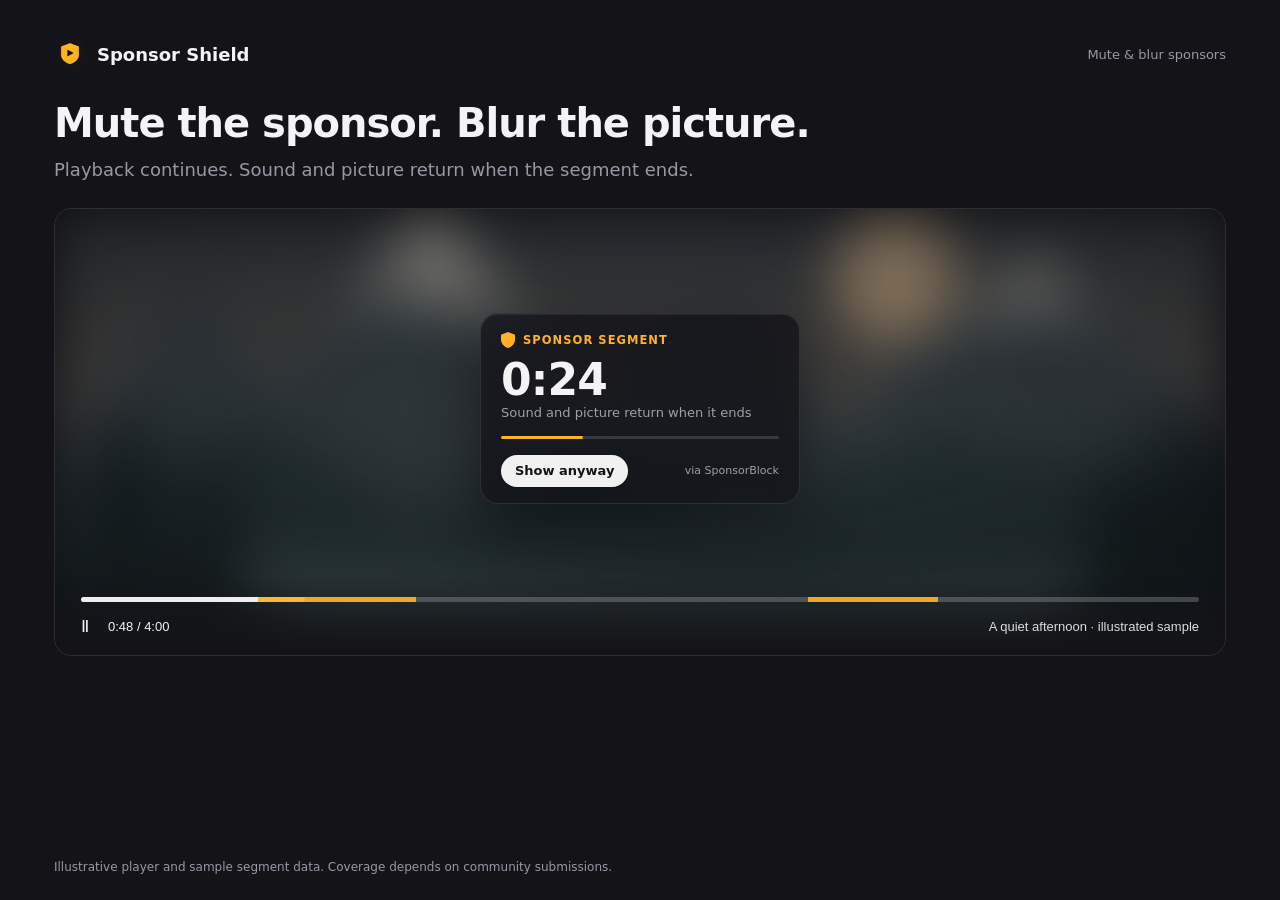
<file: store/compose/index.html>
<!doctype html><html lang="en"><head><meta charset="utf-8"><meta name="viewport" content="width=device-width,initial-scale=1"><title>Sponsor Shield store compositions</title><link rel="icon" href="data:,"><link rel="stylesheet" href="compose.css"><script src="compose.js" defer></script></head>
<body><main id="composition"><header><img src="../../icons/shield-48.png" width="32" height="32" alt=""><span>Sponsor Shield</span><span class="edition">Mute &amp; blur sponsors</span></header><section id="content"></section><footer>Illustrative player and sample segment data. Coverage depends on community submissions.</footer></main></body></html>
</file>
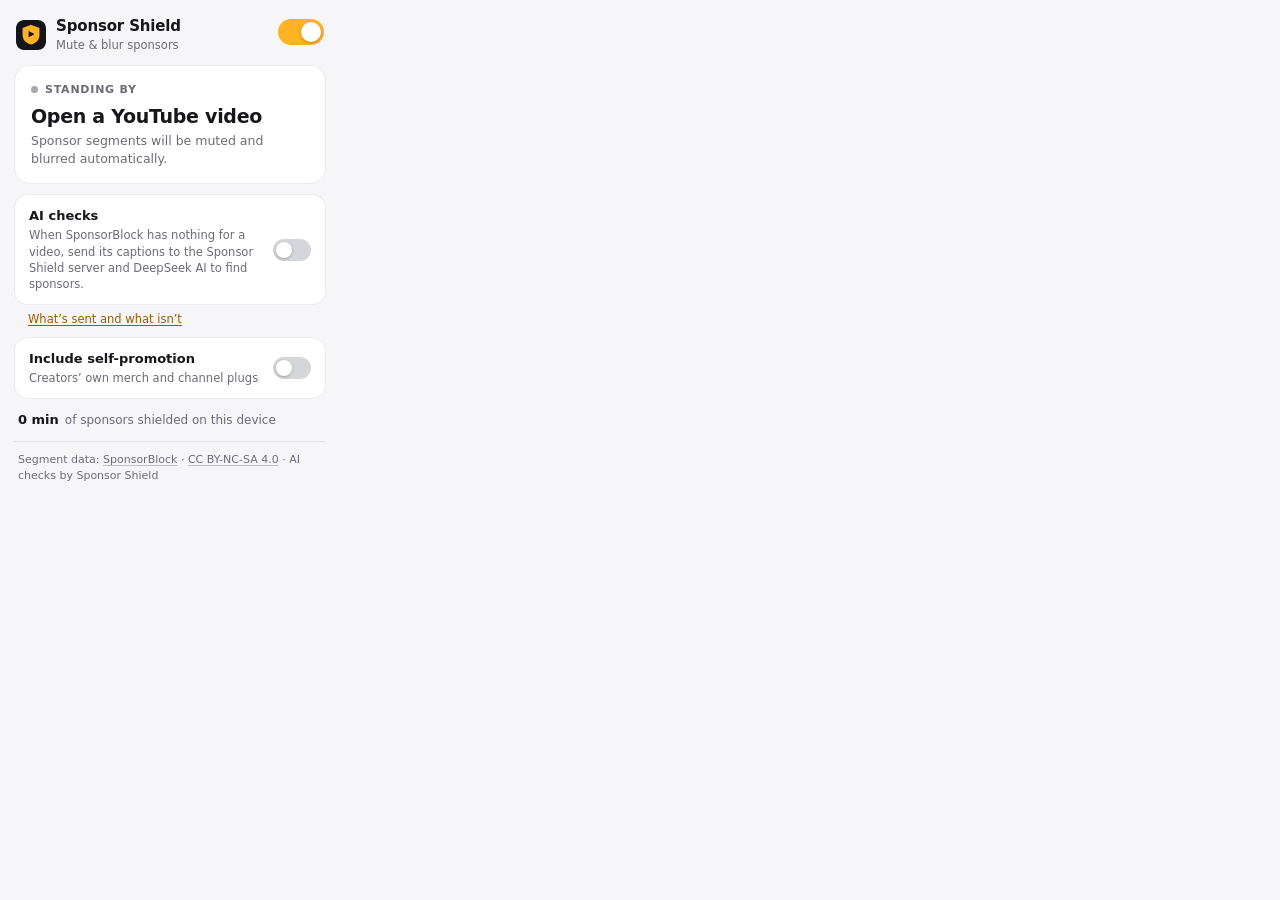
<file: popup.html>
<!doctype html>
<html lang="en">
<head>
  <meta charset="utf-8">
  <meta name="viewport" content="width=device-width, initial-scale=1">
  <title>Sponsor Shield</title>
  <link rel="stylesheet" href="popup.css">
  <script src="popup.js" defer></script>
</head>
<body>
  <header>
    <img src="icons/shield-48.png" width="30" height="30" alt="">
    <div class="brand"><h1>Sponsor Shield</h1><p>Mute &amp; blur sponsors</p></div>
    <label class="master" title="Turn the shield on or off">
      <span class="sr-only">Shield sponsor segments</span>
      <input id="enabled" type="checkbox" role="switch" checked>
    </label>
  </header>

  <section class="hero" id="hero" data-state="idle" aria-live="polite">
    <p class="kicker"><span class="dot" aria-hidden="true"></span><span id="kicker">Standing by</span></p>
    <p class="headline" id="headline">Open a YouTube video</p>
    <p class="sub" id="sub">Sponsor segments will be muted and blurred automatically.</p>
    <div class="timeline" id="timeline" hidden>
      <div class="track" id="track" aria-hidden="true"><span class="head" id="playhead"></span></div>
      <div class="times"><span id="time-now">0:00</span><span id="time-total">0:00</span></div>
    </div>
    <button id="retry" class="retry" type="button" hidden>Try again</button>
  </section>

  <label class="row">
    <span><strong>AI checks</strong><small>When SponsorBlock has nothing for a video, send its captions to the Sponsor Shield server and DeepSeek AI to find sponsors.</small></span>
    <input id="aiChecks" type="checkbox" role="switch">
  </label>
  <p class="row-note"><a href="welcome.html" target="_blank" rel="noopener">What’s sent and what isn’t</a></p>

  <label class="row">
    <span><strong>Include self-promotion</strong><small>Creators’ own merch and channel plugs</small></span>
    <input id="includeSelfpromo" type="checkbox" role="switch">
  </label>

  <div class="stat">
    <span class="stat-value" id="stat">0 min</span>
    <span class="stat-label">of sponsors shielded on this device</span>
  </div>

  <p id="save-error" class="error" role="alert" hidden></p>

  <footer>Segment data: <a href="https://sponsor.ajay.app" target="_blank" rel="noopener noreferrer">SponsorBlock</a> · <a href="https://creativecommons.org/licenses/by-nc-sa/4.0/" target="_blank" rel="noopener noreferrer">CC BY-NC-SA 4.0</a> · AI checks by Sponsor Shield</footer>
</body>
</html>
</file>
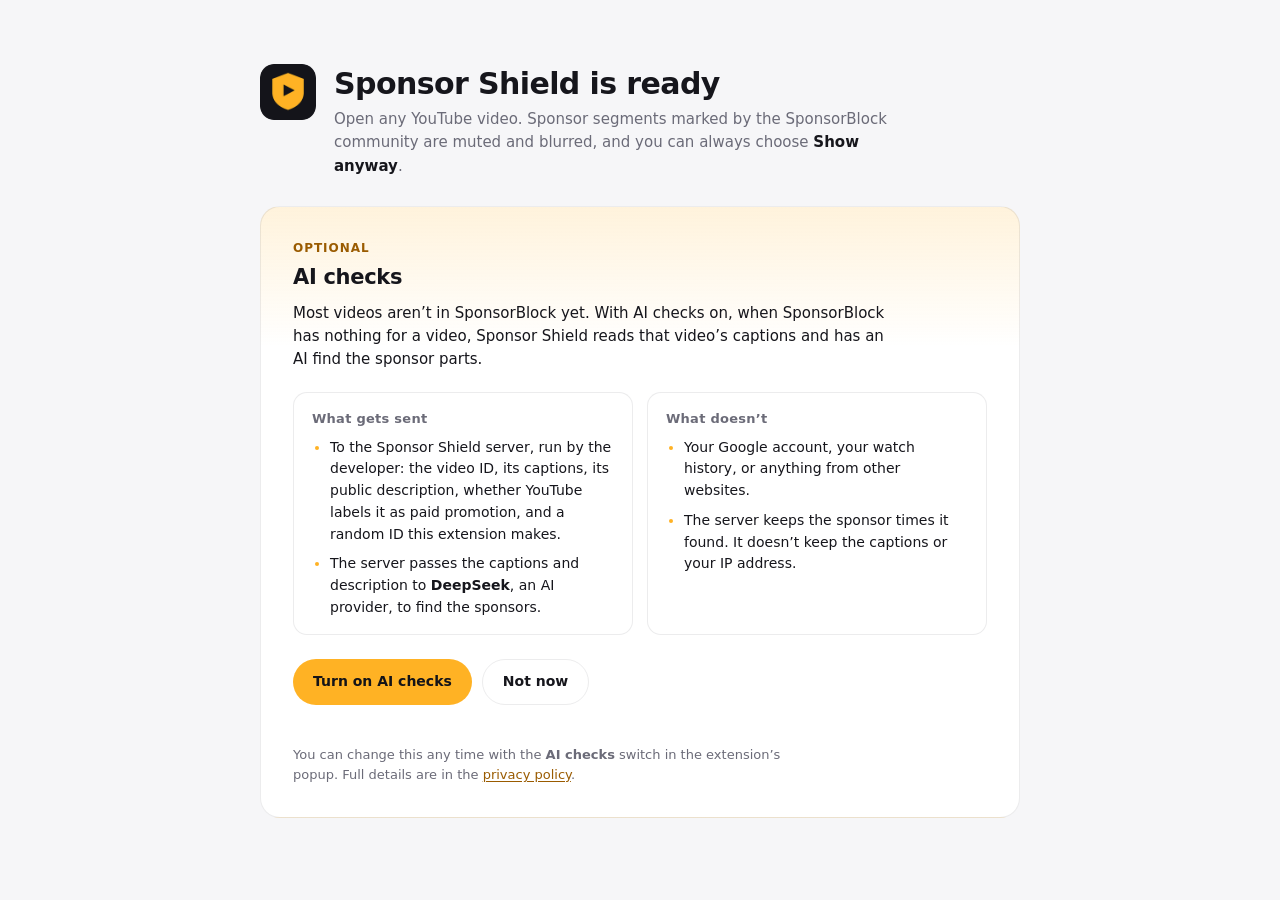
<file: welcome.html>
<!doctype html>
<html lang="en">
<head>
  <meta charset="utf-8">
  <meta name="viewport" content="width=device-width, initial-scale=1">
  <title>Welcome to Sponsor Shield</title>
  <link rel="icon" href="icons/shield-32.png">
  <link rel="stylesheet" href="welcome.css">
  <script src="welcome.js" defer></script>
</head>
<body>
  <main>
    <header>
      <img src="icons/shield-128.png" width="56" height="56" alt="">
      <div>
        <h1>Sponsor Shield is ready</h1>
        <p class="lead">Open any YouTube video. Sponsor segments marked by the SponsorBlock community are muted and blurred, and you can always choose <strong>Show anyway</strong>.</p>
      </div>
    </header>

    <section class="card" aria-labelledby="ai-title">
      <p class="tag">Optional</p>
      <h2 id="ai-title">AI checks</h2>
      <p>Most videos aren’t in SponsorBlock yet. With AI checks on, when SponsorBlock has nothing for a video, Sponsor Shield reads that video’s captions and has an AI find the sponsor parts.</p>

      <div class="columns">
        <div>
          <h3>What gets sent</h3>
          <ul>
            <li>To the Sponsor Shield server, run by the developer: the video ID, its captions, its public description, whether YouTube labels it as paid promotion, and a random ID this extension makes.</li>
            <li>The server passes the captions and description to <strong>DeepSeek</strong>, an AI provider, to find the sponsors.</li>
          </ul>
        </div>
        <div>
          <h3>What doesn’t</h3>
          <ul>
            <li>Your Google account, your watch history, or anything from other websites.</li>
            <li>The server keeps the sponsor times it found. It doesn’t keep the captions or your IP address.</li>
          </ul>
        </div>
      </div>

      <div class="choice" id="choice">
        <button type="button" class="primary" id="turn-on">Turn on AI checks</button>
        <button type="button" class="quiet" id="not-now">Not now</button>
      </div>
      <p class="result" id="result" role="status" aria-live="polite"></p>
      <p class="fine">You can change this any time with the <strong>AI checks</strong> switch in the extension’s popup. Full details are in the <a href="https://sponsor-shield.spectrumailabs.com/privacy" target="_blank" rel="noopener noreferrer">privacy policy</a>.</p>
    </section>
  </main>
</body>
</html>
</file>
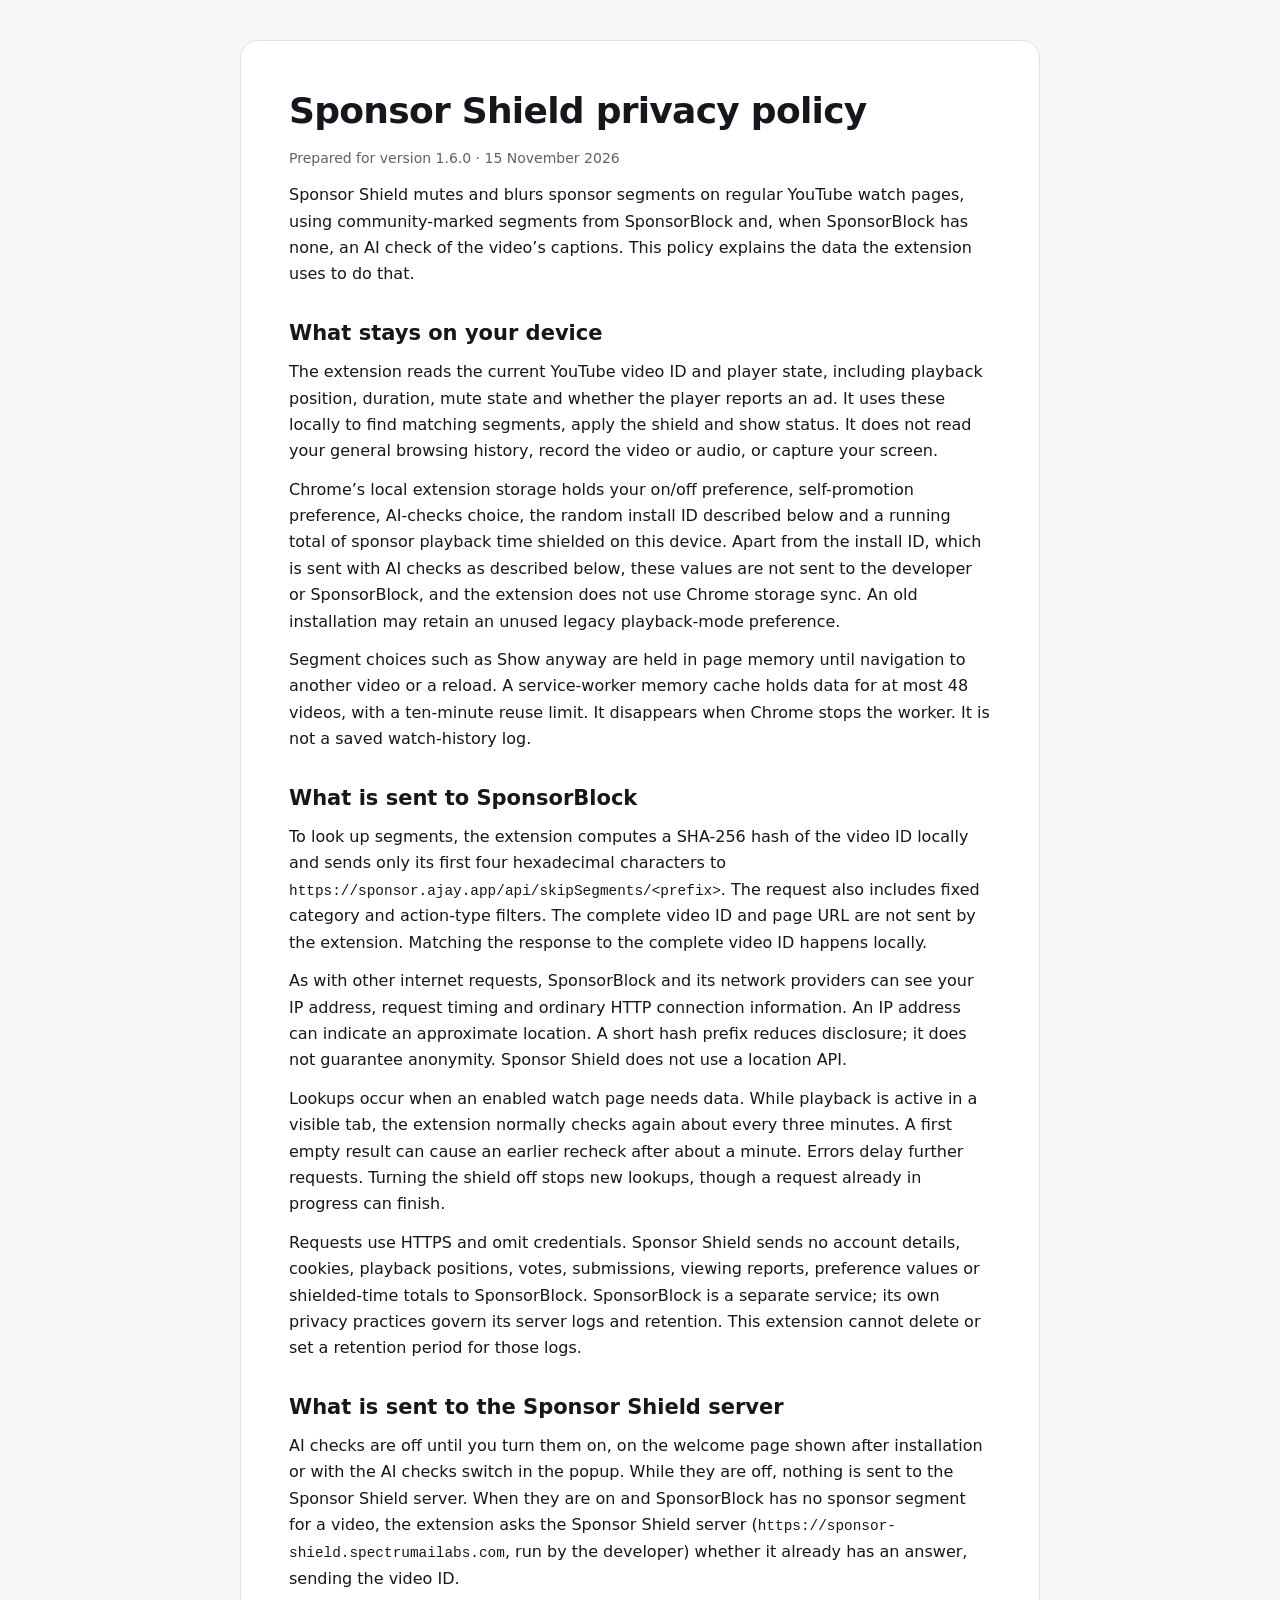
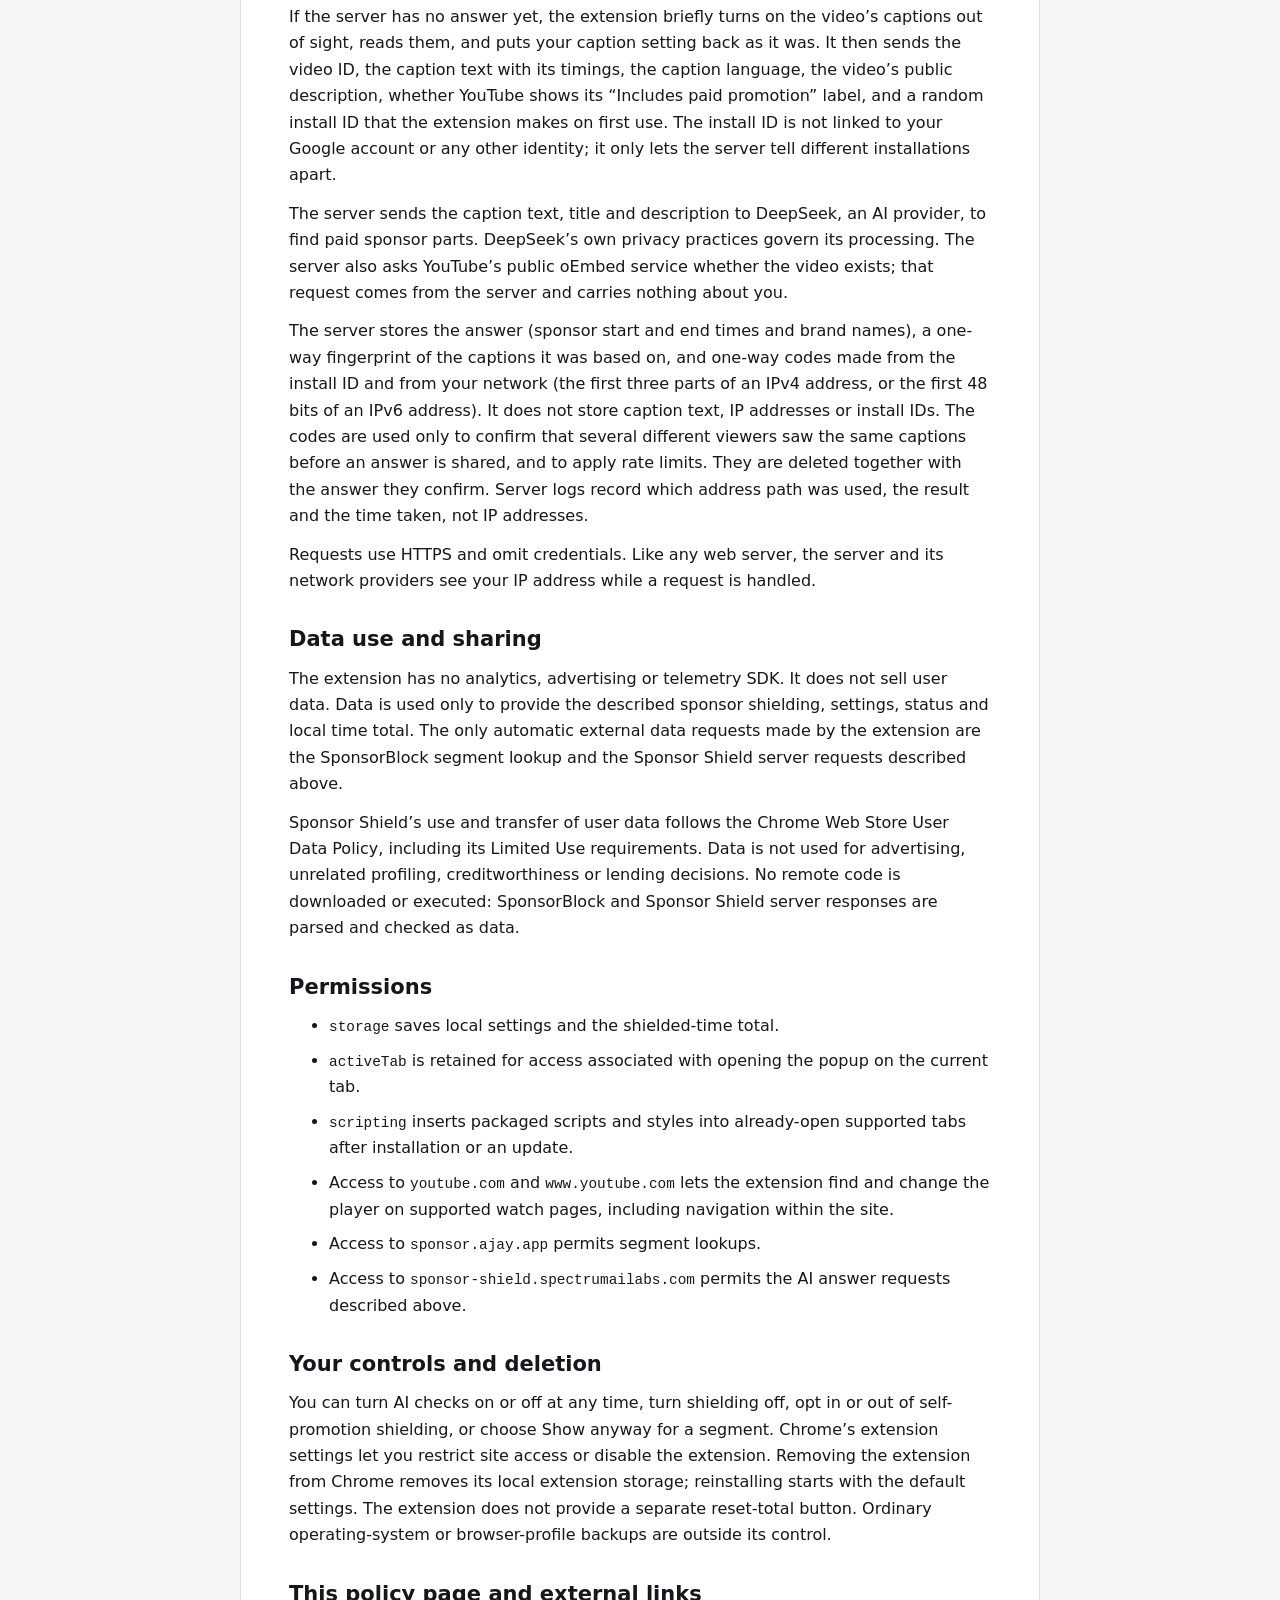
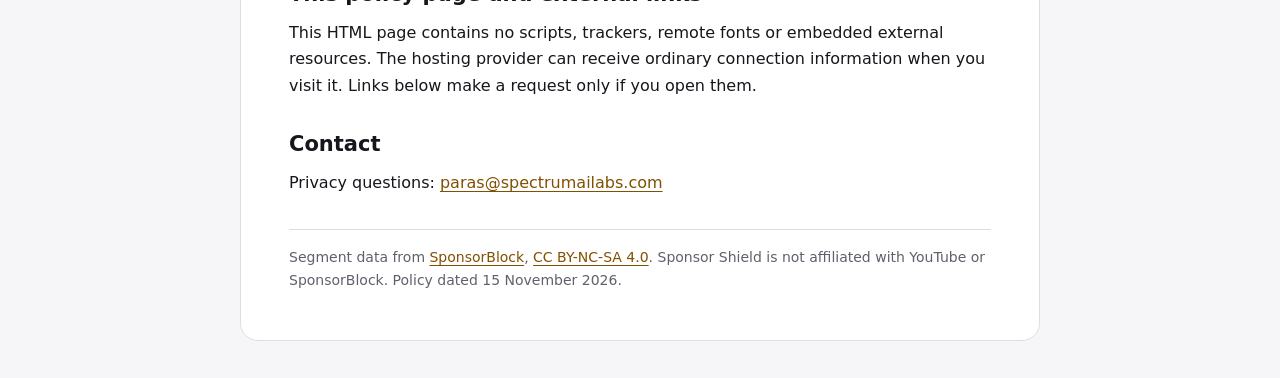
<file: store/privacy.html>
<!doctype html>
<html lang="en"><head><meta charset="utf-8"><meta name="viewport" content="width=device-width, initial-scale=1"><meta name="color-scheme" content="light dark"><title>Sponsor Shield privacy policy</title>
<link rel="icon" href="data:,">
<style>
:root{color-scheme:light dark;--bg:#f6f6f8;--surface:#fff;--ink:#16161c;--muted:#60606c;--line:#dddde5;--link:#815000}
@media(prefers-color-scheme:dark){:root{--bg:#141418;--surface:#1b1b22;--ink:#f2f2f5;--muted:#aaaab8;--line:#34343e;--link:#ffb224}}
*{box-sizing:border-box}body{margin:0;padding:40px 20px;background:var(--bg);color:var(--ink);font:16px/1.65 'Segoe UI',system-ui,sans-serif}main{max-width:800px;margin:auto;padding:clamp(22px,5vw,48px);background:var(--surface);border:1px solid var(--line);border-radius:18px}h1{font-size:clamp(27px,5vw,36px);line-height:1.2;letter-spacing:-.02em;margin:0 0 15px}h2{font-size:21px;line-height:1.3;margin:32px 0 12px}p,ul{margin:12px 0}li{margin:8px 0}a{color:var(--link);text-underline-offset:3px}a:focus-visible{outline:2px solid var(--link);outline-offset:4px}.meta,footer{color:var(--muted);font-size:14px}code{overflow-wrap:anywhere;font-size:.9em}footer{border-top:1px solid var(--line);margin-top:32px;padding-top:16px}
</style></head><body><main>
<h1>Sponsor Shield privacy policy</h1>
<p class="meta">Prepared for version 1.6.0 · 15 November 2026</p>
<p>Sponsor Shield mutes and blurs sponsor segments on regular YouTube watch pages, using community-marked segments from SponsorBlock and, when SponsorBlock has none, an AI check of the video’s captions. This policy explains the data the extension uses to do that.</p>
<h2>What stays on your device</h2>
<p>The extension reads the current YouTube video ID and player state, including playback position, duration, mute state and whether the player reports an ad. It uses these locally to find matching segments, apply the shield and show status. It does not read your general browsing history, record the video or audio, or capture your screen.</p>
<p>Chrome’s local extension storage holds your on/off preference, self-promotion preference, AI-checks choice, the random install ID described below and a running total of sponsor playback time shielded on this device. Apart from the install ID, which is sent with AI checks as described below, these values are not sent to the developer or SponsorBlock, and the extension does not use Chrome storage sync. An old installation may retain an unused legacy playback-mode preference.</p>
<p>Segment choices such as Show anyway are held in page memory until navigation to another video or a reload. A service-worker memory cache holds data for at most 48 videos, with a ten-minute reuse limit. It disappears when Chrome stops the worker. It is not a saved watch-history log.</p>
<h2>What is sent to SponsorBlock</h2>
<p>To look up segments, the extension computes a SHA-256 hash of the video ID locally and sends only its first four hexadecimal characters to <code>https://sponsor.ajay.app/api/skipSegments/&lt;prefix&gt;</code>. The request also includes fixed category and action-type filters. The complete video ID and page URL are not sent by the extension. Matching the response to the complete video ID happens locally.</p>
<p>As with other internet requests, SponsorBlock and its network providers can see your IP address, request timing and ordinary HTTP connection information. An IP address can indicate an approximate location. A short hash prefix reduces disclosure; it does not guarantee anonymity. Sponsor Shield does not use a location API.</p>
<p>Lookups occur when an enabled watch page needs data. While playback is active in a visible tab, the extension normally checks again about every three minutes. A first empty result can cause an earlier recheck after about a minute. Errors delay further requests. Turning the shield off stops new lookups, though a request already in progress can finish.</p>
<p>Requests use HTTPS and omit credentials. Sponsor Shield sends no account details, cookies, playback positions, votes, submissions, viewing reports, preference values or shielded-time totals to SponsorBlock. SponsorBlock is a separate service; its own privacy practices govern its server logs and retention. This extension cannot delete or set a retention period for those logs.</p>
<h2>What is sent to the Sponsor Shield server</h2>
<p>AI checks are off until you turn them on, on the welcome page shown after installation or with the AI checks switch in the popup. While they are off, nothing is sent to the Sponsor Shield server. When they are on and SponsorBlock has no sponsor segment for a video, the extension asks the Sponsor Shield server (<code>https://sponsor-shield.spectrumailabs.com</code>, run by the developer) whether it already has an answer, sending the video ID.</p>
<p>If the server has no answer yet, the extension briefly turns on the video’s captions out of sight, reads them, and puts your caption setting back as it was. It then sends the video ID, the caption text with its timings, the caption language, the video’s public description, whether YouTube shows its “Includes paid promotion” label, and a random install ID that the extension makes on first use. The install ID is not linked to your Google account or any other identity; it only lets the server tell different installations apart.</p>
<p>The server sends the caption text, title and description to DeepSeek, an AI provider, to find paid sponsor parts. DeepSeek’s own privacy practices govern its processing. The server also asks YouTube’s public oEmbed service whether the video exists; that request comes from the server and carries nothing about you.</p>
<p>The server stores the answer (sponsor start and end times and brand names), a one-way fingerprint of the captions it was based on, and one-way codes made from the install ID and from your network (the first three parts of an IPv4 address, or the first 48 bits of an IPv6 address). It does not store caption text, IP addresses or install IDs. The codes are used only to confirm that several different viewers saw the same captions before an answer is shared, and to apply rate limits. They are deleted together with the answer they confirm. Server logs record which address path was used, the result and the time taken, not IP addresses.</p>
<p>Requests use HTTPS and omit credentials. Like any web server, the server and its network providers see your IP address while a request is handled.</p>
<h2>Data use and sharing</h2>
<p>The extension has no analytics, advertising or telemetry SDK. It does not sell user data. Data is used only to provide the described sponsor shielding, settings, status and local time total. The only automatic external data requests made by the extension are the SponsorBlock segment lookup and the Sponsor Shield server requests described above.</p>
<p>Sponsor Shield’s use and transfer of user data follows the Chrome Web Store User Data Policy, including its Limited Use requirements. Data is not used for advertising, unrelated profiling, creditworthiness or lending decisions. No remote code is downloaded or executed: SponsorBlock and Sponsor Shield server responses are parsed and checked as data.</p>
<h2>Permissions</h2>
<ul><li><code>storage</code> saves local settings and the shielded-time total.</li><li><code>activeTab</code> is retained for access associated with opening the popup on the current tab.</li><li><code>scripting</code> inserts packaged scripts and styles into already-open supported tabs after installation or an update.</li><li>Access to <code>youtube.com</code> and <code>www.youtube.com</code> lets the extension find and change the player on supported watch pages, including navigation within the site.</li><li>Access to <code>sponsor.ajay.app</code> permits segment lookups.</li><li>Access to <code>sponsor-shield.spectrumailabs.com</code> permits the AI answer requests described above.</li></ul>
<h2>Your controls and deletion</h2>
<p>You can turn AI checks on or off at any time, turn shielding off, opt in or out of self-promotion shielding, or choose Show anyway for a segment. Chrome’s extension settings let you restrict site access or disable the extension. Removing the extension from Chrome removes its local extension storage; reinstalling starts with the default settings. The extension does not provide a separate reset-total button. Ordinary operating-system or browser-profile backups are outside its control.</p>
<h2>This policy page and external links</h2>
<p>This HTML page contains no scripts, trackers, remote fonts or embedded external resources. The hosting provider can receive ordinary connection information when you visit it. Links below make a request only if you open them.</p>
<h2>Contact</h2>
<p>Privacy questions: <a href="mailto:paras@spectrumailabs.com">paras@spectrumailabs.com</a></p>
<footer>Segment data from <a href="https://sponsor.ajay.app" rel="noreferrer">SponsorBlock</a>, <a href="https://creativecommons.org/licenses/by-nc-sa/4.0/" rel="noreferrer">CC BY-NC-SA 4.0</a>. Sponsor Shield is not affiliated with YouTube or SponsorBlock. Policy dated 15 November 2026.</footer>
</main></body></html>
</file>
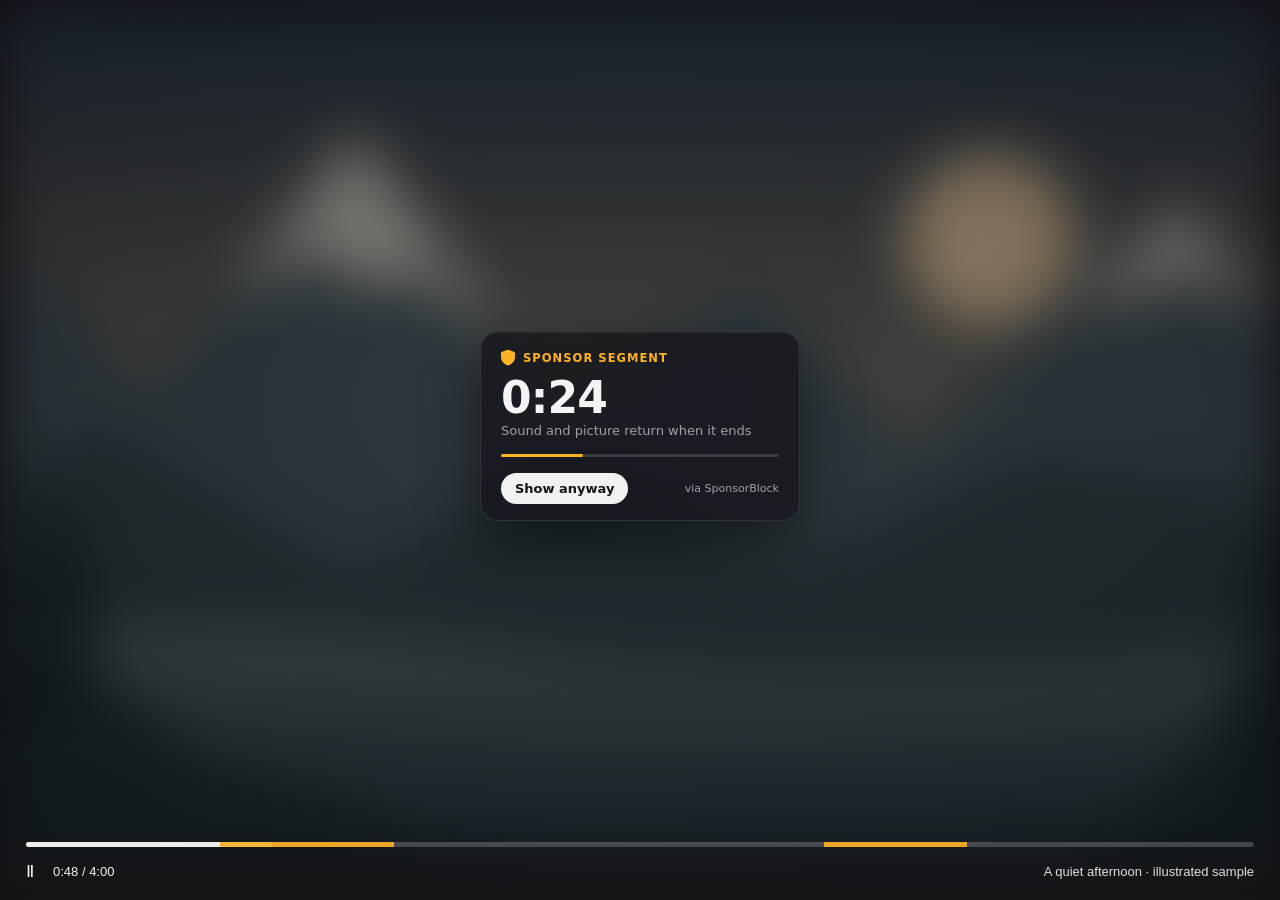
<file: store/compose/player.html>
<!doctype html>
<html lang="en"><head><meta charset="utf-8"><title>Original illustrative player</title>
<link rel="icon" href="data:,"><link rel="stylesheet" href="../../content.css">
<style>
html,body{margin:0;width:100%;height:100%;background:#141418;font:13px 'Segoe UI',sans-serif;color:#f4f4f6}
#movie_player{position:relative;width:100%;height:100%;overflow:hidden}video{width:100%;height:100%;object-fit:cover}
.controls{position:absolute;bottom:0;left:0;right:0;padding:20px 26px 18px;background:linear-gradient(transparent,#141418);z-index:60}
.ytp-progress-list{position:relative;height:5px;background:#ffffff35;border-radius:4px}.elapsed{width:20%;height:100%;background:#eee;border-radius:4px}
.controls-row{display:flex;align-items:center;gap:16px;margin-top:14px}.pause{font-size:17px;letter-spacing:3px}.scene{margin-left:auto;color:#ddd}
</style></head><body><div id="movie_player"><video class="html5-main-video" poster="artwork.svg" aria-label="Original illustration of mountains and a lake"></video>
<div class="controls"><div class="ytp-progress-bar"><div class="ytp-progress-list"><div class="elapsed"></div></div></div><div class="controls-row"><span class="pause">Ⅱ</span><span id="clock">0:48 / 4:00</span><span class="scene">A quiet afternoon · illustrated sample</span></div></div></div>
<script src="../../segment-logic.js"></script><script src="../../refresh-scheduler.js"></script><script src="player.js"></script><script src="../../content.js"></script></body></html>
</file>
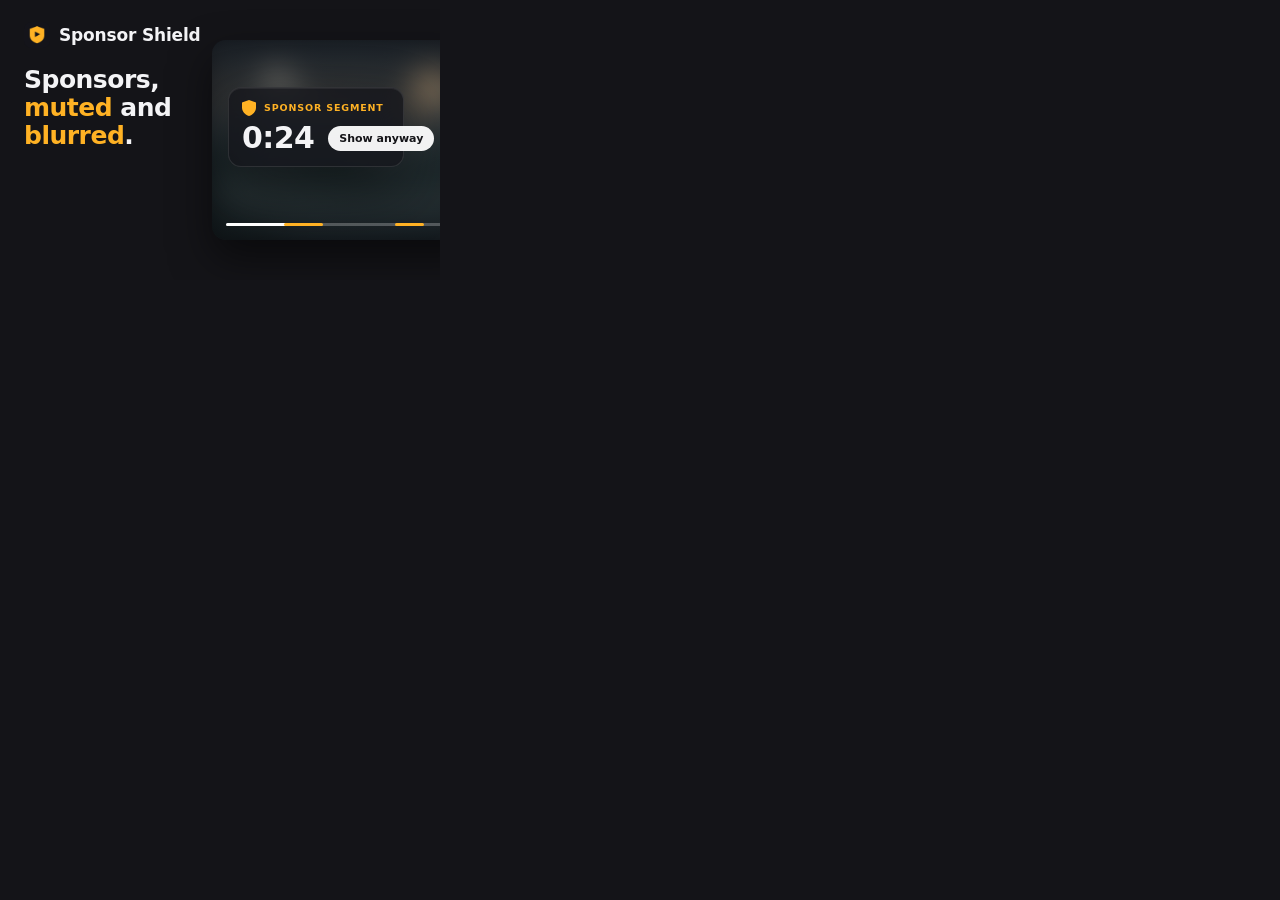
<file: store/compose/promo-small.html>
<!doctype html><meta charset="utf-8"><title>promo small</title>
<link rel="stylesheet" href="../../content.css">
<style>
html,body{margin:0;width:440px;height:280px;overflow:hidden;background:#141418;font-family:"Segoe UI Variable Text","Segoe UI",system-ui,sans-serif;-webkit-font-smoothing:antialiased}
.wrap{position:relative;width:440px;height:280px}
.brand{position:absolute;left:24px;top:22px;display:flex;align-items:center;gap:9px;color:#f4f4f6;font-weight:650;font-size:17px;letter-spacing:-.01em}
.brand img{width:26px;height:26px;border-radius:7px}
.head{position:absolute;left:24px;top:66px;width:170px;color:#f4f4f6;font-size:25px;line-height:1.12;font-weight:650;letter-spacing:-.02em}
.head em{font-style:normal;color:#ffb224}
/* mini player, right side, bleeding off the edge */
#movie_player{position:absolute!important;left:212px;top:40px;width:270px;height:200px;border-radius:14px;overflow:hidden;background:#0b0b0e;box-shadow:0 18px 40px rgba(0,0,0,.5)}
#movie_player img.v{position:absolute;inset:0;width:100%;height:100%;object-fit:cover;filter:blur(14px) saturate(.7) brightness(.7);transform:scale(1.1)}
#movie_player .ytss-overlay{animation:none;padding:0 0 26px 0;place-items:center start;padding-left:16px}
#movie_player .ytss-card{animation:none;width:176px;padding:12px 13px 11px;border-radius:13px}
#movie_player .ytss-count{font-size:30px;margin:7px 0 2px}
#movie_player .ytss-caption{font-size:10.5px}
#movie_player .ytss-track{margin:9px 0 10px}
#movie_player .ytss-eyebrow{font-size:9.5px}
#movie_player .ytss-button{padding:6px 11px;font-size:11px}
#movie_player .ytss-source{display:none}
.bar{position:absolute;left:14px;right:14px;bottom:14px;height:3px;background:rgba(255,255,255,.25);border-radius:2px;z-index:40}
.bar i{position:absolute;top:0;bottom:0;border-radius:2px}
</style>
<div class="wrap">
  <div class="brand"><img src="../../icons/shield-128.png" alt="">Sponsor Shield</div>
  <div class="head">Sponsors, <em>muted</em> and <em>blurred</em>.</div>
  <div id="movie_player">
    <img class="v" src="artwork.svg" alt="">
    <div class="ytss-overlay"><div class="ytss-card"><div class="ytss-head"><span class="ytss-icon"></span><span class="ytss-eyebrow">Sponsor segment</span></div>
      <div class="ytss-count">0:24</div><div class="ytss-caption">Sound and picture return when it ends</div>
      <div class="ytss-track"><div class="ytss-fill" style="--ytss-progress:.42"></div></div>
      <div class="ytss-foot"><button class="ytss-button" type="button">Show anyway</button></div></div></div>
    <div class="bar"><i style="left:0;width:34%;background:#fff"></i><i style="left:24%;width:16%;background:#ffb224"></i><i style="left:70%;width:12%;background:#ffb224"></i></div>
  </div>
</div>
</file>
<file: store/compose/compose.css>
:root{color-scheme:dark;--accent:#ffb224;--bg:#141418;--ink:#f4f4f6;--muted:#9898a6;font-family:'Segoe UI Variable Text','Segoe UI',system-ui,sans-serif}
*{box-sizing:border-box}html,body{margin:0;width:100%;height:100%;background:var(--bg);color:var(--ink)}
#composition{width:100vw;height:100vh;padding:38px 54px;overflow:hidden;position:relative;background:#141418}
header{display:flex;align-items:center;gap:11px;font-size:18px;font-weight:600}.edition{margin-left:auto;color:var(--muted);font-size:13px;font-weight:400}
h1{font-size:40px;font-weight:600;line-height:1.15;letter-spacing:-1px;margin:30px 0 10px}p{margin:0;color:var(--muted);font-size:18px;line-height:1.5}
.player{display:block;width:100%;height:448px;border:1px solid #ffffff15;border-radius:18px;margin-top:25px;background:#1b1b22}
footer{position:absolute;bottom:26px;left:54px;color:var(--muted);font-size:12px}
.popup{width:340px;height:365px;border:0;display:block;border-radius:16px;background:#111116;box-shadow:0 24px 60px #0005}
.popup.light{color-scheme:light;background:#f6f6f8}.popup.dark{color-scheme:dark}
.popup-set{display:flex;gap:60px;justify-content:center;margin-top:30px}.popup-item p{font-size:13px;margin:0 0 12px;color:var(--muted)}
.split{display:grid;grid-template-columns:1fr 340px;gap:30px;align-items:center;margin-top:28px}.split .player{height:380px;margin:0}
.badge-note{display:flex;align-items:center;gap:14px;margin-top:16px;font-size:14px;color:var(--muted)}.badge-icon{position:relative;display:inline-block;line-height:0}.badge-icon b{position:absolute;right:-6px;bottom:-4px;background:#ffb224;border-radius:3px;color:#141418;padding:3px 5px;font:600 12px 'Segoe UI',sans-serif}
.gallery{display:flex;gap:30px;justify-content:center;margin-top:44px}.gallery .popup{height:350px}.gallery p{font-size:13px;margin-bottom:12px}
body[data-view=tile] #composition{padding:28px 32px}body[data-view=tile] header{font-size:24px}body[data-view=tile] header img{width:42px;height:42px}body[data-view=tile] .edition,body[data-view=tile] footer{display:none}
.tile-line{margin-top:37px!important;font-size:30px;line-height:1.16;letter-spacing:-.7px}.tile-sub{font-size:14px;margin-top:13px}.tile-accent{position:absolute;bottom:0;left:0;right:0;height:5px;background:var(--accent)}
body[data-view=marquee] #composition{padding:42px 64px}body[data-view=marquee] h1{font-size:48px;max-width:420px;margin-top:64px}body[data-view=marquee] p{max-width:395px;font-size:19px}body[data-view=marquee] .player{position:absolute;width:724px;height:408px;right:50px;top:60px;margin:0}body[data-view=marquee] .edition{display:none}

.popup-image{height:auto}
</file>
<file: popup.css>
:root {
  color-scheme: light dark;
  --bg: #f6f6f8;
  --surface: #ffffff;
  --border: rgba(20, 20, 30, .08);
  --ink: #16161c;
  --muted: #6b6b78;
  --faint: #e7e7ec;
  --accent: #ffb224;
  --accent-ink: #9a5b00;
  --accent-soft: rgba(255, 178, 36, .16);
  --accent-dot: #f08c00;
  --ok: #1f9d6b;
  --err: #d14343;
  --switch-off: #d5d5dc;
  font-family: "Segoe UI Variable Text", "Segoe UI", system-ui, -apple-system, Roboto, sans-serif;
}
@media (prefers-color-scheme: dark) {
  :root {
    --bg: #111116;
    --surface: #1b1b22;
    --border: rgba(255, 255, 255, .07);
    --ink: #f2f2f5;
    --muted: #9898a6;
    --faint: #2b2b34;
    --accent-ink: #ffc65c;
    --accent-soft: rgba(255, 178, 36, .14);
    --accent-dot: #ffb224;
    --ok: #3ccf91;
    --err: #ff7a7a;
    --switch-off: #3a3a45;
  }
}
* { box-sizing: border-box; }
body {
  width: 340px;
  margin: 0;
  padding: 14px;
  background: var(--bg);
  color: var(--ink);
  font-size: 13px;
  line-height: 1.4;
  -webkit-font-smoothing: antialiased;
}
p { margin: 0; }
.sr-only { position: absolute; width: 1px; height: 1px; overflow: hidden; clip-path: inset(50%); white-space: nowrap; }

header { display: flex; align-items: center; gap: 10px; padding: 2px 2px 12px; }
header img { border-radius: 8px; }
.brand { flex: 1; }
h1 { margin: 0; font-size: 15px; font-weight: 650; letter-spacing: -.01em; }
.brand p { color: var(--muted); font-size: 11.5px; }

/* Switches */
input[role="switch"] {
  appearance: none;
  position: relative;
  flex: none;
  width: 38px;
  height: 22px;
  margin: 0;
  border-radius: 999px;
  background: var(--switch-off);
  cursor: pointer;
  transition: background .2s ease;
}
input[role="switch"]::before {
  content: "";
  position: absolute;
  top: 3px;
  left: 3px;
  width: 16px;
  height: 16px;
  border-radius: 50%;
  background: #fff;
  box-shadow: 0 1px 3px rgba(0, 0, 0, .25);
  transition: transform .2s cubic-bezier(.3, .7, .2, 1);
}
input[role="switch"]:checked { background: var(--accent); }
input[role="switch"]:checked::before { transform: translateX(16px); }
input[role="switch"]:disabled { opacity: .6; cursor: progress; }
input:focus-visible, button:focus-visible, a:focus-visible { outline: 2px solid var(--accent); outline-offset: 2px; }
.master input[role="switch"] { width: 46px; height: 26px; }
.master input[role="switch"]::before { width: 20px; height: 20px; }
.master input[role="switch"]:checked::before { transform: translateX(20px); }

/* Status hero */
.hero {
  padding: 16px;
  border: 1px solid var(--border);
  border-radius: 16px;
  background: var(--surface);
}
.kicker {
  display: flex;
  align-items: center;
  gap: 7px;
  color: var(--muted);
  font-size: 11px;
  font-weight: 600;
  letter-spacing: .07em;
  text-transform: uppercase;
}
.dot { width: 7px; height: 7px; border-radius: 50%; background: var(--muted); opacity: .6; }
.headline { margin-top: 8px; font-size: 19px; font-weight: 650; letter-spacing: -.015em; line-height: 1.2; font-variant-numeric: tabular-nums; }
.sub { margin-top: 4px; color: var(--muted); font-size: 12.5px; }

.hero[data-state="active"] { background: linear-gradient(180deg, var(--accent-soft), transparent 70%), var(--surface); }
.hero[data-state="active"] .kicker { color: var(--accent-ink); }
.hero[data-state="active"] .dot { background: var(--accent-dot); opacity: 1; animation: pulse 1.6s ease-in-out infinite; }
.hero[data-state="ready"] .dot, .hero[data-state="clear"] .dot { background: var(--ok); opacity: 1; }
.hero[data-state="ready"] .kicker { color: var(--ok); }
.hero[data-state="checking"] .dot { background: var(--accent-dot); opacity: 1; animation: pulse 1s ease-in-out infinite; }
.hero[data-state="error"] .dot { background: var(--err); opacity: 1; }
.hero[data-state="error"] .kicker { color: var(--err); }
.hero[data-state="ad"] .dot { background: var(--muted); opacity: 1; }
@keyframes pulse { 50% { opacity: .35; } }

/* Mini timeline */
.timeline { margin-top: 14px; }
.track {
  position: relative;
  height: 6px;
  border-radius: 6px;
  background: var(--faint);
}
.seg {
  position: absolute;
  top: 0;
  bottom: 0;
  min-width: 3px;
  border-radius: 6px;
  background: var(--accent);
  opacity: .55;
}
.seg.now { opacity: 1; }
.seg.past { opacity: .25; }
.head {
  position: absolute;
  top: 50%;
  left: 0;
  z-index: 1;
  width: 14px;
  height: 14px;
  margin: -7px 0 0 -7px;
  border: 2px solid var(--surface);
  border-radius: 50%;
  background: var(--ink);
  box-shadow: 0 1px 3px rgba(0, 0, 0, .25);
}
.times {
  display: flex;
  justify-content: space-between;
  margin-top: 7px;
  color: var(--muted);
  font-size: 11px;
  font-variant-numeric: tabular-nums;
}
.retry {
  margin-top: 12px;
  padding: 7px 14px;
  border: 0;
  border-radius: 999px;
  background: var(--ink);
  color: var(--bg);
  font: inherit;
  font-size: 12px;
  font-weight: 600;
  cursor: pointer;
}

/* Settings row + stat */
.row {
  display: flex;
  align-items: center;
  justify-content: space-between;
  gap: 12px;
  margin-top: 10px;
  padding: 12px 14px;
  border: 1px solid var(--border);
  border-radius: 14px;
  background: var(--surface);
  cursor: pointer;
}
.row strong { display: block; font-size: 13px; font-weight: 600; }
.row small { display: block; margin-top: 2px; color: var(--muted); font-size: 11.5px; }

.row-note { padding: 6px 14px 0; font-size: 11.5px; }
.row-note a { color: var(--accent-ink); text-underline-offset: 2px; }

.stat[hidden] { display: none; }
.stat {
  display: flex;
  align-items: baseline;
  gap: 6px;
  padding: 12px 4px 0;
}
.stat-value { font-size: 13px; font-weight: 650; font-variant-numeric: tabular-nums; }
.stat-label { color: var(--muted); font-size: 12px; }

.error { margin-top: 10px; color: var(--err); font-size: 12px; }

footer {
  margin-top: 12px;
  padding: 10px 4px 0;
  border-top: 1px solid var(--border);
  color: var(--muted);
  font-size: 11px;
}
footer a { color: inherit; text-decoration: underline; text-decoration-color: color-mix(in srgb, currentColor 40%, transparent); text-underline-offset: 2px; }
footer a:hover { color: var(--ink); }

@media (prefers-reduced-motion: reduce) {
  *, *::before { animation: none !important; transition: none !important; }
}
</file>
<file: welcome.css>
:root {
  color-scheme: light dark;
  --bg: #f6f6f8;
  --surface: #ffffff;
  --border: rgba(20, 20, 30, .08);
  --ink: #16161c;
  --muted: #6b6b78;
  --accent: #ffb224;
  --accent-ink: #9a5b00;
  --accent-soft: rgba(255, 178, 36, .16);
  font-family: "Segoe UI Variable Text", "Segoe UI", system-ui, -apple-system, Roboto, sans-serif;
}
@media (prefers-color-scheme: dark) {
  :root {
    --bg: #111116;
    --surface: #1b1b22;
    --border: rgba(255, 255, 255, .07);
    --ink: #f2f2f5;
    --muted: #9898a6;
    --accent-ink: #ffc65c;
    --accent-soft: rgba(255, 178, 36, .14);
  }
}
* { box-sizing: border-box; }
body {
  margin: 0;
  padding: clamp(24px, 6vw, 64px) 16px;
  background: var(--bg);
  color: var(--ink);
  font-size: 15px;
  line-height: 1.55;
  -webkit-font-smoothing: antialiased;
}
main { max-width: 760px; margin: 0 auto; }
p, ul { margin: 0; }

header { display: flex; gap: 18px; align-items: flex-start; margin-bottom: 28px; }
header img { flex: none; border-radius: 14px; }
h1 { margin: 2px 0 6px; font-size: clamp(24px, 4vw, 30px); font-weight: 650; letter-spacing: -.02em; line-height: 1.2; }
.lead { color: var(--muted); max-width: 58ch; }
.lead strong { color: var(--ink); font-weight: 600; }

.card {
  padding: clamp(20px, 4vw, 32px);
  border: 1px solid var(--border);
  border-radius: 20px;
  background: linear-gradient(180deg, var(--accent-soft), transparent 140px), var(--surface);
}
.tag {
  color: var(--accent-ink);
  font-size: 12px;
  font-weight: 650;
  letter-spacing: .08em;
  text-transform: uppercase;
}
h2 { margin: 4px 0 8px; font-size: 21px; font-weight: 650; letter-spacing: -.015em; }
.card > p:not(.tag) { max-width: 62ch; }

.columns { display: grid; grid-template-columns: 1fr 1fr; gap: 14px; margin: 20px 0 24px; }
.columns > div { padding: 16px 18px; border: 1px solid var(--border); border-radius: 14px; background: var(--surface); }
h3 { margin: 0 0 8px; font-size: 13px; font-weight: 650; color: var(--muted); letter-spacing: .02em; }
ul { padding-left: 18px; font-size: 14px; }
li + li { margin-top: 8px; }
li::marker { color: var(--accent); }

.choice { display: flex; flex-wrap: wrap; gap: 10px; }
button {
  padding: 11px 20px;
  border-radius: 999px;
  font: inherit;
  font-size: 14px;
  font-weight: 600;
  cursor: pointer;
  transition: transform .12s ease, opacity .12s ease;
}
button:active { transform: scale(.98); }
button:disabled { opacity: .6; cursor: progress; }
.primary { border: 0; background: var(--accent); color: #141418; }
.primary[aria-pressed="true"] { background: var(--ink); color: var(--bg); }
.quiet { border: 1px solid var(--border); background: transparent; color: var(--ink); }
button:focus-visible, a:focus-visible { outline: 2px solid var(--accent); outline-offset: 3px; }

.result { min-height: 1.55em; margin-top: 12px; font-size: 14px; font-weight: 600; }
.fine { margin-top: 6px; color: var(--muted); font-size: 13px; }
.fine a { color: var(--accent-ink); text-underline-offset: 2px; }

@media (max-width: 600px) {
  header { flex-direction: column; gap: 12px; }
  .columns { grid-template-columns: 1fr; }
}
@media (prefers-reduced-motion: reduce) { button { transition: none; } }
</file>
<file: content.css>
/* Blur the media only: the player's controls and our overlay remain interactive. */
#movie_player video.html5-main-video,
#movie_player video {
  transition: filter .35s ease;
}
#movie_player video.ytss-blurred {
  filter: blur(28px) saturate(.7) brightness(.72) !important;
}

/* Sits above the picture and below YouTube's control bar (which uses a higher z-index). */
#movie_player .ytss-overlay {
  --ytss-accent: #ffb224;
  --ytss-ink: #f4f4f6;
  --ytss-muted: rgba(244, 244, 246, .62);
  position: absolute;
  inset: 0;
  z-index: 35;
  display: grid;
  place-items: center;
  padding: 16px 16px 64px;
  box-sizing: border-box;
  container-type: size;
  pointer-events: none;
  background: radial-gradient(120% 90% at 50% 45%, rgba(8, 8, 12, .15), rgba(8, 8, 12, .55));
  color: var(--ytss-ink);
  font: 400 14px/1.4 "Segoe UI Variable Text", "Segoe UI", system-ui, -apple-system, Roboto, sans-serif;
  -webkit-font-smoothing: antialiased;
  animation: ytss-fade .28s ease-out both;
}
#movie_player .ytss-overlay[hidden] { display: none !important; }

#movie_player .ytss-card {
  width: min(320px, 100%);
  padding: 18px 20px 16px;
  box-sizing: border-box;
  border-radius: 18px;
  background: rgba(18, 18, 24, .72);
  border: 1px solid rgba(255, 255, 255, .1);
  box-shadow: 0 24px 60px rgba(0, 0, 0, .45), inset 0 1px 0 rgba(255, 255, 255, .06);
  -webkit-backdrop-filter: blur(18px) saturate(1.2);
  backdrop-filter: blur(18px) saturate(1.2);
  pointer-events: auto;
  animation: ytss-rise .32s cubic-bezier(.2, .8, .2, 1) both;
}

#movie_player .ytss-head {
  display: flex;
  align-items: center;
  gap: 8px;
}
#movie_player .ytss-icon {
  flex: none;
  width: 14px;
  height: 16px;
  background: var(--ytss-accent);
  clip-path: path("M7 0 L14 2.6 V7.4 C14 11.3 11.1 14.4 7 16 C2.9 14.4 0 11.3 0 7.4 V2.6 Z");
}
#movie_player .ytss-eyebrow {
  color: var(--ytss-accent);
  font-size: 11.5px;
  font-weight: 600;
  letter-spacing: .09em;
  text-transform: uppercase;
}

#movie_player .ytss-count {
  margin: 10px 0 2px;
  font-size: 44px;
  font-weight: 600;
  line-height: 1;
  letter-spacing: -.02em;
  font-variant-numeric: tabular-nums;
}
#movie_player .ytss-caption {
  color: var(--ytss-muted);
  font-size: 13px;
}

#movie_player .ytss-track {
  height: 3px;
  margin: 14px 0 16px;
  border-radius: 3px;
  background: rgba(255, 255, 255, .14);
  overflow: hidden;
}
#movie_player .ytss-fill {
  height: 100%;
  border-radius: inherit;
  background: var(--ytss-accent);
  transform-origin: left center;
  transform: scaleX(var(--ytss-progress, 0));
  transition: transform .3s linear;
}

#movie_player .ytss-foot {
  display: flex;
  align-items: center;
  justify-content: space-between;
  gap: 12px;
}
#movie_player .ytss-button {
  appearance: none;
  padding: 8px 14px;
  border: 0;
  border-radius: 999px;
  background: rgba(255, 255, 255, .94);
  color: #141418;
  font-family: inherit;
  font-size: 13px;
  font-weight: 600;
  line-height: 1.2;
  white-space: nowrap;
  cursor: pointer;
  transition: background .15s ease, transform .15s ease;
}
#movie_player .ytss-button:hover { background: #fff; }
#movie_player .ytss-button:active { transform: scale(.97); }
#movie_player .ytss-button:focus-visible { outline: 2px solid var(--ytss-accent); outline-offset: 3px; }
#movie_player .ytss-source {
  color: var(--ytss-muted);
  font-size: 11px;
  white-space: nowrap;
}

#movie_player .ytss-sr {
  position: absolute;
  width: 1px;
  height: 1px;
  overflow: hidden;
  clip-path: inset(50%);
  white-space: nowrap;
}

/* Small players (miniplayer, narrow windows): a compact single-row card. */
@container (max-width: 520px) or (max-height: 300px) {
  #movie_player .ytss-overlay { padding-bottom: 48px; }
  #movie_player .ytss-card {
    display: grid;
    grid-template-columns: auto 1fr;
    align-items: center;
    column-gap: 14px;
    width: auto;
    max-width: 100%;
    padding: 12px 14px;
    border-radius: 14px;
  }
  #movie_player .ytss-head { grid-column: 1 / -1; }
  #movie_player .ytss-count { grid-row: 2; margin: 6px 0 0; font-size: 28px; }
  #movie_player .ytss-caption, #movie_player .ytss-track, #movie_player .ytss-source { display: none; }
  #movie_player .ytss-foot { grid-row: 2; margin-top: 6px; justify-content: flex-end; }
  #movie_player .ytss-button { padding: 7px 12px; font-size: 12px; }
}
/* Fullscreen and large theater players: scale up a little. */
@container (min-width: 1400px) and (min-height: 700px) {
  #movie_player .ytss-card { width: 380px; padding: 22px 24px 20px; border-radius: 22px; }
  #movie_player .ytss-count { font-size: 56px; }
  #movie_player .ytss-caption { font-size: 14px; }
}

/* Sponsor marks on YouTube's progress bar. */
#movie_player .ytss-marks {
  position: absolute;
  inset: 0;
  z-index: 34;
  pointer-events: none;
}
#movie_player .ytss-mark {
  position: absolute;
  top: 0;
  bottom: 0;
  background: #ffb224;
  opacity: .9;
}
#movie_player.ad-showing .ytss-marks { display: none; }

@keyframes ytss-fade { from { opacity: 0; } }
@keyframes ytss-rise { from { opacity: 0; transform: translateY(8px) scale(.98); } }
@media (prefers-reduced-motion: reduce) {
  #movie_player video, #movie_player .ytss-fill { transition: none !important; }
  #movie_player .ytss-overlay, #movie_player .ytss-card { animation: none !important; }
}

/* While the extension briefly turns captions on to read them, keep them invisible. */
#movie_player.ytss-hide-captions .ytp-caption-window-container,
#movie_player.ytss-hide-captions .caption-window {
  display: none !important;
}
</file>
